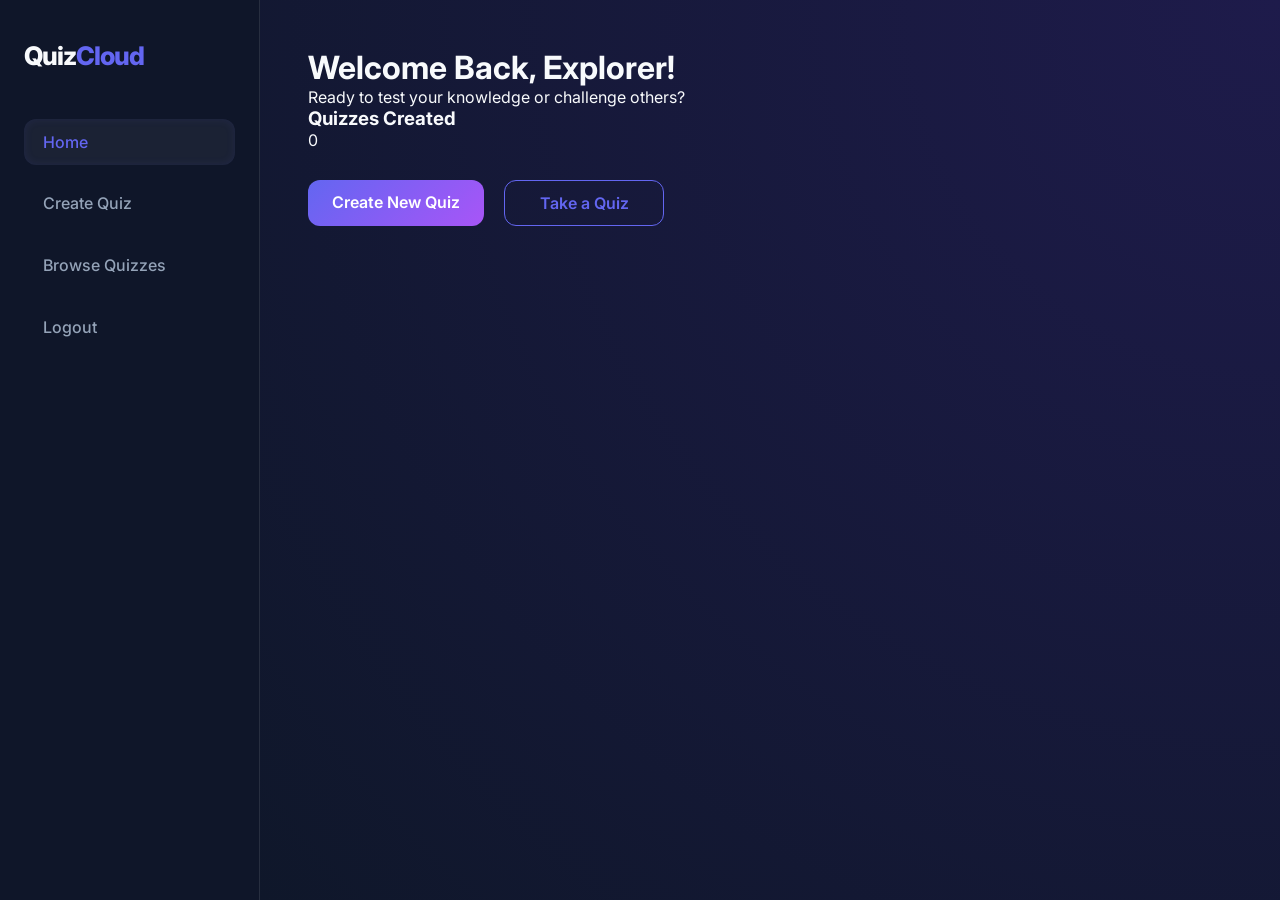
<file: Task4_Quiz-maker/New folder/lvl2 task4/index.html>
<!DOCTYPE html>
<html lang="en">

<head>
    <meta charset="UTF-8">
    <meta name="viewport" content="width=device-width, initial-scale=1.0">
    <title>QuizCloud | Dashboard</title>
    <link rel="stylesheet" href="Style.css">
    <link href="https://fonts.googleapis.com/css2?family=Inter:wght@300;400;600&display=swap" rel="stylesheet">
</head>

<body>
    <div class="app-container">
        <nav class="sidebar">
            <div class="logo">Quiz<span>Cloud</span></div>
            <ul>
                <li><a href="Index.HTML" class="active">Home</a></li>
                <li><a href="Create.HTML">Create Quiz</a></li>
                <li><a href="Take.HTML">Browse Quizzes</a></li>
                <li><a href="Login.HTML">Logout</a></li>
            </ul>
        </nav>

        <main class="main-content">
            <header>
                <h1>Welcome Back, Explorer!</h1>
                <p>Ready to test your knowledge or challenge others?</p>
            </header>

            <div class="stats-grid">
                <div class="stat-card">
                    <h3>Quizzes Created</h3>
                    <p id="created-count">0</p>
                </div>
            </div>

            <section class="quick-actions" style="margin-top: 30px; display: flex; gap: 20px;">
                <a href="Create.HTML" class="btn-solid" style="text-decoration: none;">Create New Quiz</a>
                <a href="Take.HTML" class="btn-outline" style="text-decoration: none;">Take a Quiz</a>
            </section>
        </main>
    </div>
    <script src="Script.js"></script>
</body>

</html>
</file>
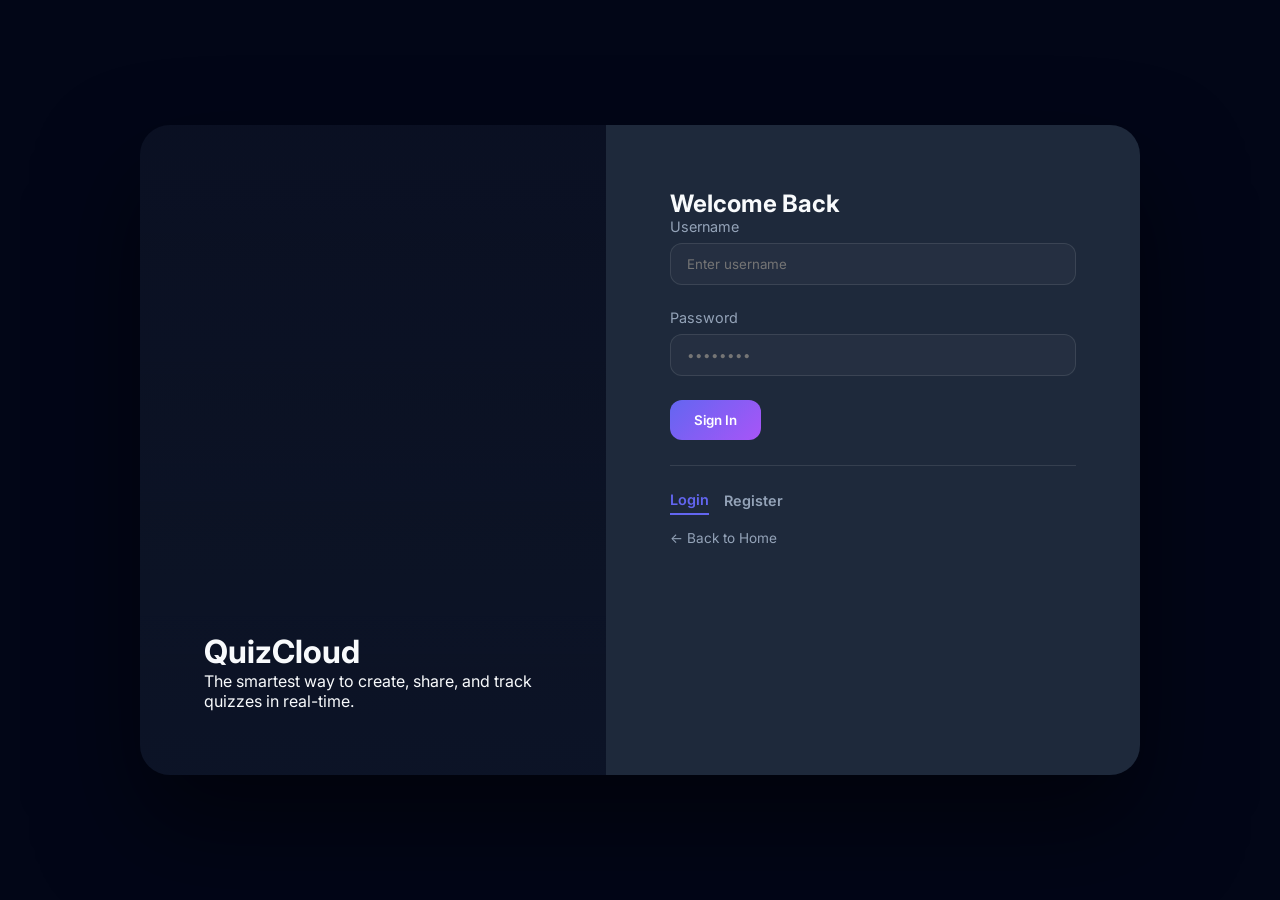
<file: Task4_Quiz-maker/New folder/lvl2 task4/login.html>
<!DOCTYPE html>
<html lang="en">

<head>
    <meta charset="UTF-8">
    <meta name="viewport" content="width=device-width, initial-scale=1.0">
    <title>QuizCloud | Login & Register</title>
    <link rel="stylesheet" href="Style.css">
    <link href="https://fonts.googleapis.com/css2?family=Inter:wght@300;400;600&display=swap" rel="stylesheet">
</head>

<body class="auth-page">
    <div class="auth-wrapper">
        <div class="auth-side-brand">
            <div class="brand-content">
                <h1>Quiz<span>Cloud</span></h1>
                <p>The smartest way to create, share, and track quizzes in real-time.</p>
            </div>
        </div>

        <div class="auth-side-form">

            <form id="loginForm" class="auth-form">
                <h2>Welcome Back</h2>
                <div class="input-group">
                    <label>Username</label>
                    <input type="text" id="loginUser" placeholder="Enter username" autocomplete="off" required>
                </div>
                <div class="input-group">
                    <label>Password</label>
                    <input type="password" id="loginPass" placeholder="••••••••" autocomplete="new-password" required>
                </div>
                <button type="button" class="btn-solid" onclick="handleLogin()">Sign In</button>
            </form>

            <form id="registerForm" class="auth-form hidden">
                <h2>Create Account</h2>
                <div class="input-group">
                    <label>Full Name</label>
                    <input type="text" id="regName" placeholder="Your Name" autocomplete="off" required>
                </div>
                <div class="input-group">
                    <label>Username</label>
                    <input type="text" id="regUser" placeholder="Choose username" autocomplete="off" required>
                </div>
                <div class="input-group">
                    <label>Password</label>
                    <input type="password" id="regPass" placeholder="••••••••" autocomplete="new-password" required>
                </div>
                <button type="button" class="btn-solid" onclick="handleRegister()">Sign Up</button>
            </form>

            <div class="form-toggle">
                <button id="showLogin" class="toggle-btn active" onclick="toggleAuth('login')">Login</button>
                <button id="showRegister" class="toggle-btn" onclick="toggleAuth('register')">Register</button>
            </div>

            <a href="Index.HTML" class="back-link">← Back to Home</a>

        </div>
    </div>

    <script src="Script.js"></script>
</body>

</html>
</file>
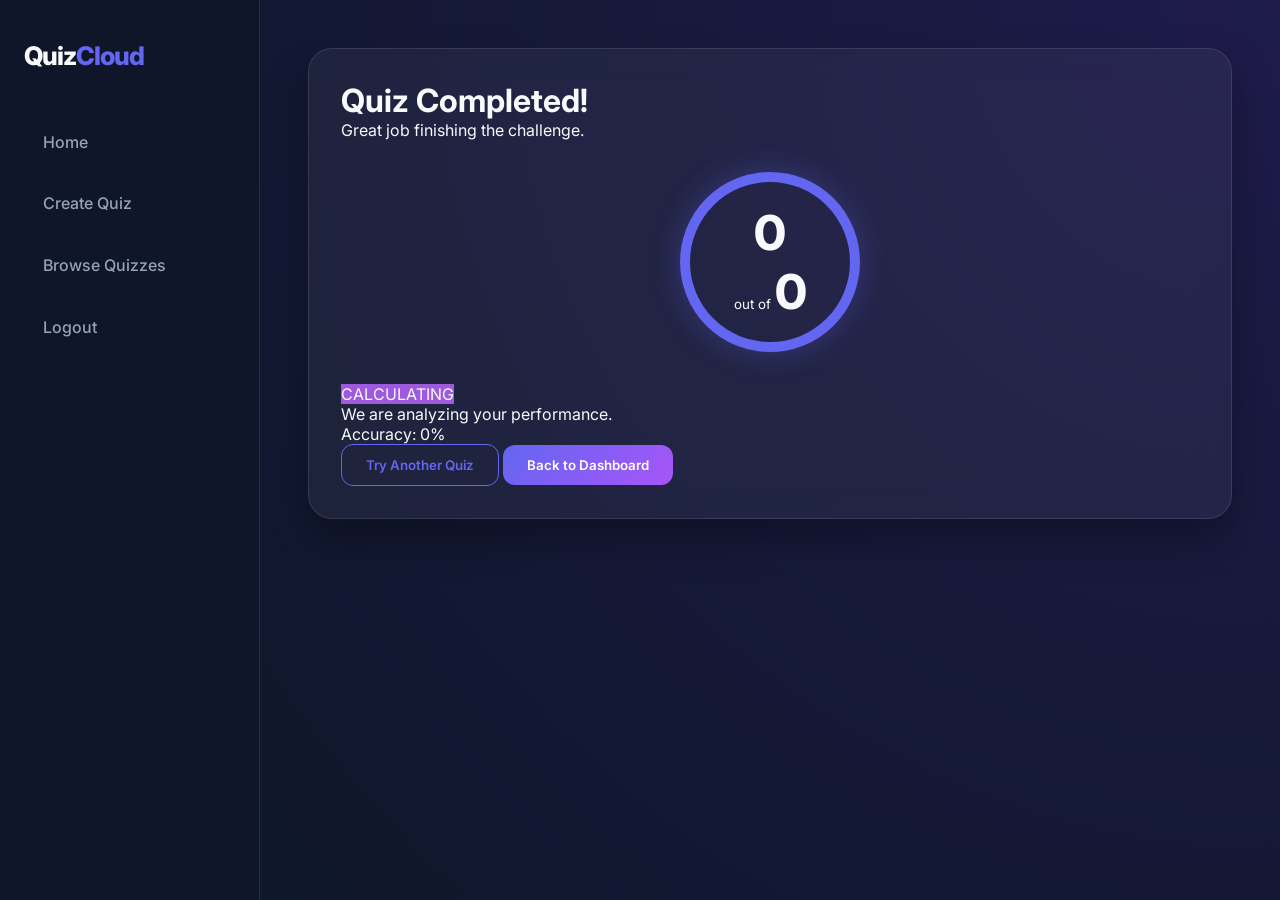
<file: Task4_Quiz-maker/New folder/lvl2 task4/result.html>
<!DOCTYPE html>
<html lang="en">

<head>
    <meta charset="UTF-8">
    <meta name="viewport" content="width=device-width, initial-scale=1.0">
    <title>QuizCloud | Your Results</title>
    <link rel="stylesheet" href="Style.css">
    <link href="https://fonts.googleapis.com/css2?family=Inter:wght@300;400;600&display=swap" rel="stylesheet">
</head>

<body class="dashboard-body">
    <div class="app-container">
        <nav class="sidebar">
            <div class="logo">Quiz<span>Cloud</span></div>
            <ul>
                <li><a href="Index.HTML">Home</a></li>
                <li><a href="Create.HTML">Create Quiz</a></li>
                <li><a href="Take.HTML">Browse Quizzes</a></li>
                <li><a href="Login.HTML">Logout</a></li>
            </ul>
        </nav>

        <main class="main-content">
            <div class="glass-card result-card">
                <header class="result-header">
                    <h1>Quiz Completed!</h1>
                    <p id="quiz-title-display">Great job finishing the challenge.</p>
                </header>

                <div class="score-visualization">
                    <div class="score-circle">
                        <span id="final-score">0</span>
                        <small>out of <span id="total-questions">0</span></small>
                    </div>
                </div>

                <div class="feedback-area">
                    <h style="background-color: rgb(158, 90, 223);" id="feedback-title">CALCULATING</h>

                    <p id="feedback-subtitle">We are analyzing your performance.</p>
                </div>

                <div class="stats-summary">

                    <div class="stat-item">
                        <span class="label">Accuracy:</span>
                        <span id="accuracy-percent" class="value">0%</span>
                    </div>
                </div>

                <div class="result-actions">
                    <button onclick="window.location.href='Take.HTML'" class="btn-outline">Try Another Quiz</button>
                    <button onclick="window.location.href='Index.HTML'" class="btn-solid">Back to Dashboard</button>
                </div>
            </div>
        </main>
    </div>

    <script src="Script.js"></script>
</body>

</html>
</file>
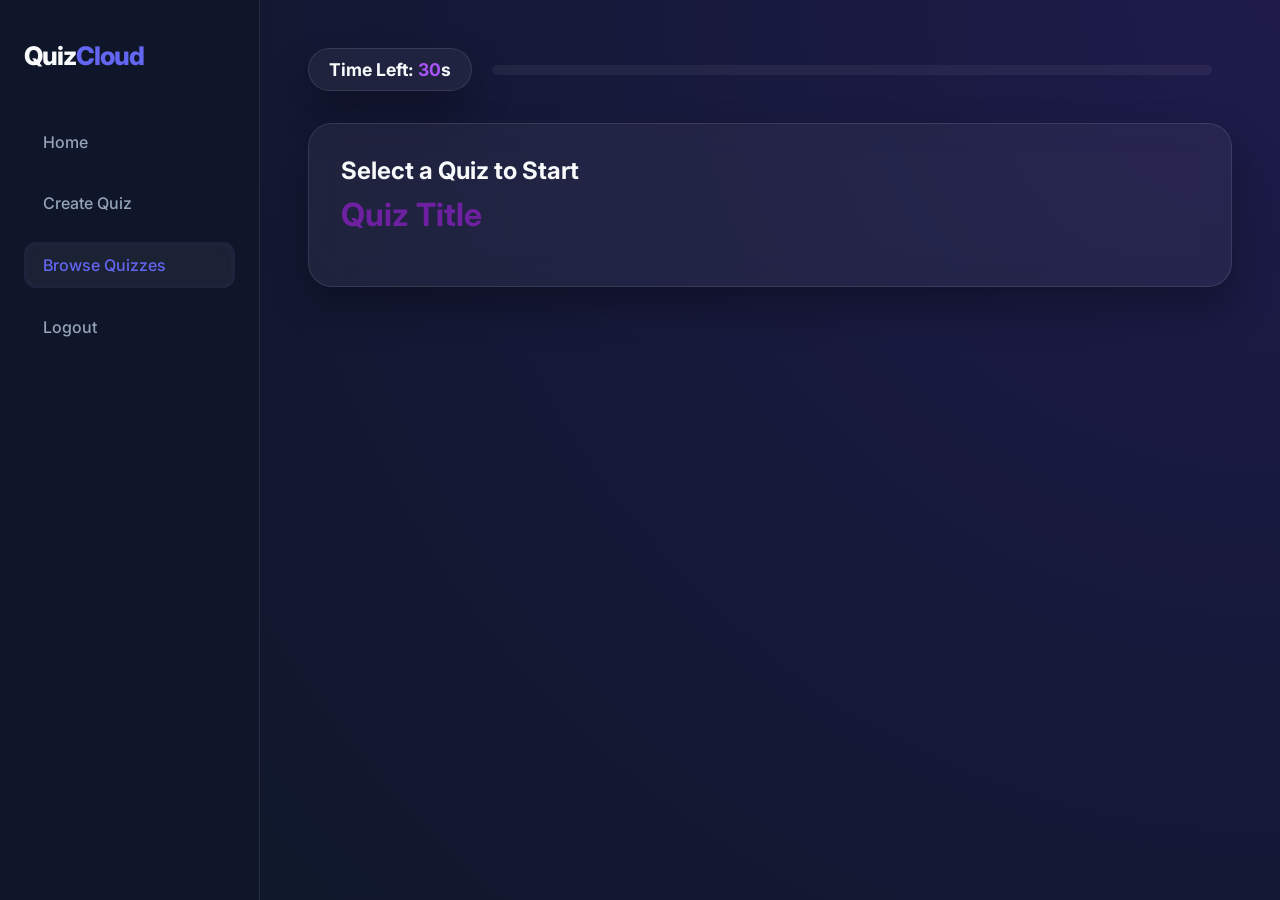
<file: Task4_Quiz-maker/New folder/lvl2 task4/take.html>
<!DOCTYPE html>
<html lang="en">

<head>
    <meta charset="UTF-8">
    <meta name="viewport" content="width=device-width, initial-scale=1.0">
    <title>QuizCloud | Take Quiz</title>
    <link rel="stylesheet" href="Style.css">
    <link href="https://fonts.googleapis.com/css2?family=Inter:wght@300;400;600&display=swap" rel="stylesheet">
</head>

<body>
    <div class="app-container">
        <nav class="sidebar">
            <div class="logo">Quiz<span>Cloud</span></div>
            <ul>
                <li><a href="Index.HTML">Home</a></li>
                <li><a href="Create.HTML">Create Quiz</a></li>
                <li><a href="Take.HTML" class="active">Browse Quizzes</a></li>
                <li><a href="Login.HTML">Logout</a></li>
            </ul>
        </nav>

        <main class="main-content">
            <div class="quiz-status-bar"
                style="display: flex; justify-content: space-between; align-items: center; margin-bottom: 2rem;">
                <div class="timer-box glass-card" style="padding: 10px 20px;">
                    Time Left: <span id="time-val" style="color: var(--secondary); font-weight: bold;">30</span>s
                </div>
                <div class="progress-wrapper" style="flex: 1; margin: 0 20px;">
                    <div id="progress-bar"
                        style="height: 8px; width: 0%; background: var(--primary); border-radius: 4px; transition: 0.4s; box-shadow: 0 0 10px var(--primary);">
                    </div>
                </div>
            </div>

            <div id="quiz-area" class="glass-card">
                <div id="quiz-selection-list">
                    <h2>Select a Quiz to Start</h2>
                    <h1 style="color: rgb(109, 32, 160); margin-top: 10px;">Quiz Title</h1>

                    <div id="available-quizzes" class="grid-layout" style="margin-top: 20px;">
                    </div>
                </div>
                <div id="active-quiz" class="hidden">
                    <h2 id="current-q-text" style="margin-bottom: 2rem;"></h2>
                    <div id="options-list" class="options-vertical"
                        style="display: flex; flex-direction: column; gap: 15px; margin-top: 2rem;">
                    </div>
                </div>


            </div>
        </main>
    </div>
    <script src="Script.js"></script>
</body>

</html>
</file>
<file: Task4_Quiz-maker/New folder/lvl2 task4/Style.css>
* {
    margin: 0;
    padding: 0;
    box-sizing: border-box;
    font-family: 'Inter', sans-serif;
}

:root {
    --primary: #6366f1;
    --secondary: #a855f7;
    --bg-dark: #0f172a;
    --glass: rgba(255, 255, 255, 0.05);
    --glass-border: rgba(255, 255, 255, 0.1);
    --text-main: #f8fafc;
    --text-dim: #94a3b8;
}

body {
    background-color: var(--bg-dark);
    color: var(--text-main);
    min-height: 100vh;
    overflow-x: hidden;
}

.app-container {
    display: flex;
    min-height: 100vh;
}

.quick-actions a {
    display: inline-block;
    text-align: center;
    min-width: 160px;
    transition: 0.3s;
}

.sidebar {
    width: 260px;
    background: rgba(15, 23, 42, 0.95);
    border-right: 1px solid var(--glass-border);
    padding: 2.5rem 1.5rem;
    position: sticky;
    top: 0;
    height: 100vh;
}

.logo {
    font-size: 1.6rem;
    font-weight: 800;
    margin-bottom: 3rem;
    letter-spacing: -1px;
}

.logo span {
    color: var(--primary);
}

.sidebar ul {
    list-style: none;
}

.sidebar li {
    margin-bottom: 1rem;
}

.sidebar a {
    color: var(--text-dim);
    text-decoration: none;
    padding: 0.8rem 1.2rem;
    border-radius: 12px;
    display: block;
    transition: 0.3s ease;
    font-weight: 500;
}

.sidebar a:hover,
.sidebar a.active {
    background: var(--glass);
    color: var(--primary);
    box-shadow: inset 0 0 10px rgba(99, 102, 241, 0.1);
}

.main-content {
    flex: 1;
    padding: 3rem;
    background: radial-gradient(circle at top right, #1e1b4b, #0f172a);
}

.glass-card {
    background: var(--glass);
    backdrop-filter: blur(15px);
    -webkit-backdrop-filter: blur(15px);
    border: 1px solid var(--glass-border);
    border-radius: 24px;
    padding: 2rem;
    box-shadow: 0 20px 40px rgba(0, 0, 0, 0.3);
}

.input-group label {
    display: block;
    margin-bottom: 8px;
    font-size: 0.9rem;
    color: var(--text-dim);
}

input,
select {
    width: 100%;
    background: rgba(255, 255, 255, 0.03);
    border: 1px solid var(--glass-border);
    padding: 12px 16px;
    border-radius: 12px;
    color: white;
    margin-bottom: 1.5rem;
    outline: none;
    transition: 0.3s;
}

input:focus,
select:focus {
    border-color: var(--primary);
    background: rgba(255, 255, 255, 0.07);
}

.btn-solid {
    background: linear-gradient(135deg, var(--primary), var(--secondary));
    color: white;
    border: none;
    padding: 12px 24px;
    border-radius: 12px;
    font-weight: 600;
    cursor: pointer;
    transition: transform 0.2s, box-shadow 0.2s;
}

.btn-solid:hover {
    transform: translateY(-2px);
    box-shadow: 0 10px 20px rgba(99, 102, 241, 0.3);
}

.btn-outline {
    background: transparent;
    border: 1px solid var(--primary);
    color: var(--primary);
    padding: 12px 24px;
    border-radius: 12px;
    font-weight: 600;
    cursor: pointer;
    transition: 0.3s;
}

.btn-outline:hover {
    background: rgba(99, 102, 241, 0.1);
}

.timer-box {
    font-weight: 700;
    font-size: 1.1rem;
}

.progress-wrapper {
    background: rgba(255, 255, 255, 0.05);
    height: 10px;
    border-radius: 5px;
    overflow: hidden;
}

#progress-bar {
    height: 100%;
    background: linear-gradient(to right, var(--primary), var(--secondary));
    width: 0%;
    /* Changed by JS */
    transition: width 0.4s ease;
}

.options-vertical .opt-btn {
    width: 100%;
    text-align: left;
    background: var(--glass);
    border: 1px solid var(--glass-border);
    padding: 15px 20px;
    border-radius: 15px;
    color: white;
    cursor: pointer;
    transition: 0.2s;
}

.options-vertical .opt-btn:hover {
    background: rgba(255, 255, 255, 0.1);
    border-color: var(--primary);
}

.hidden {
    display: none;
}

.auth-page {
    display: flex;
    justify-content: center;
    align-items: center;
    min-height: 100vh;
    background: #020617;
}

.auth-wrapper {
    display: flex;
    width: 1000px;
    height: 650px;
    border-radius: 30px;
    overflow: hidden;
    box-shadow: 0 50px 100px rgba(0, 0, 0, 0.5);
}



.auth-side-brand {
    flex: 1;
    background: linear-gradient(rgba(15, 23, 42, 0.6), rgba(15, 23, 42, 0.8)),
        url('https://images.unsplash.com/photo-1516321318423-f06f85e504b3?q=80&w=2070&auto=format&fit=crop');
    background-size: cover;
    background-position: center;
    padding: 4rem;
    display: flex;
    align-items: flex-end;
}

.auth-side-form {
    flex: 1.2;
    background: #1e293b;
    padding: 4rem;
    overflow-y: auto;
}

.form-toggle {
    display: flex;
    justify-content: flex-start;
    align-items: center;
    gap: 15px;
    margin-top: 25px;
    border-top: 1px solid rgba(255, 255, 255, 0.1);
    padding-top: 20px;
}

.toggle-btn {
    background: transparent;
    border: none;
    color: #94a3b8;
    font-weight: 600;
    cursor: pointer;
    font-size: 0.9rem;
    padding: 5px 0;
    transition: 0.3s;
}

.toggle-btn.active {
    color: #6366f1;
    border-bottom: 2px solid #6366f1;
}

.toggle-btn:hover {
    color: #f8fafc;
}

.back-link {
    display: block;
    margin-top: 15px;
    font-size: 0.85rem;
    color: #94a3b8;
    text-decoration: none;
}

.score-circle {
    width: 180px;
    height: 180px;
    border-radius: 50%;
    border: 10px solid var(--primary);
    margin: 2rem auto;
    display: flex;
    flex-direction: column;
    align-items: center;
    justify-content: center;
    box-shadow: 0 0 30px rgba(99, 102, 241, 0.3);
}

.score-circle span {
    font-size: 3rem;
    font-weight: 800;
}

.correct-flash {
    background: #22c55e !important;
    color: white !important;
    border: none !important;
}

.wrong-flash {
    background: #ef4444 !important;
    color: white !important;
    border: none !important;
}
</file>
